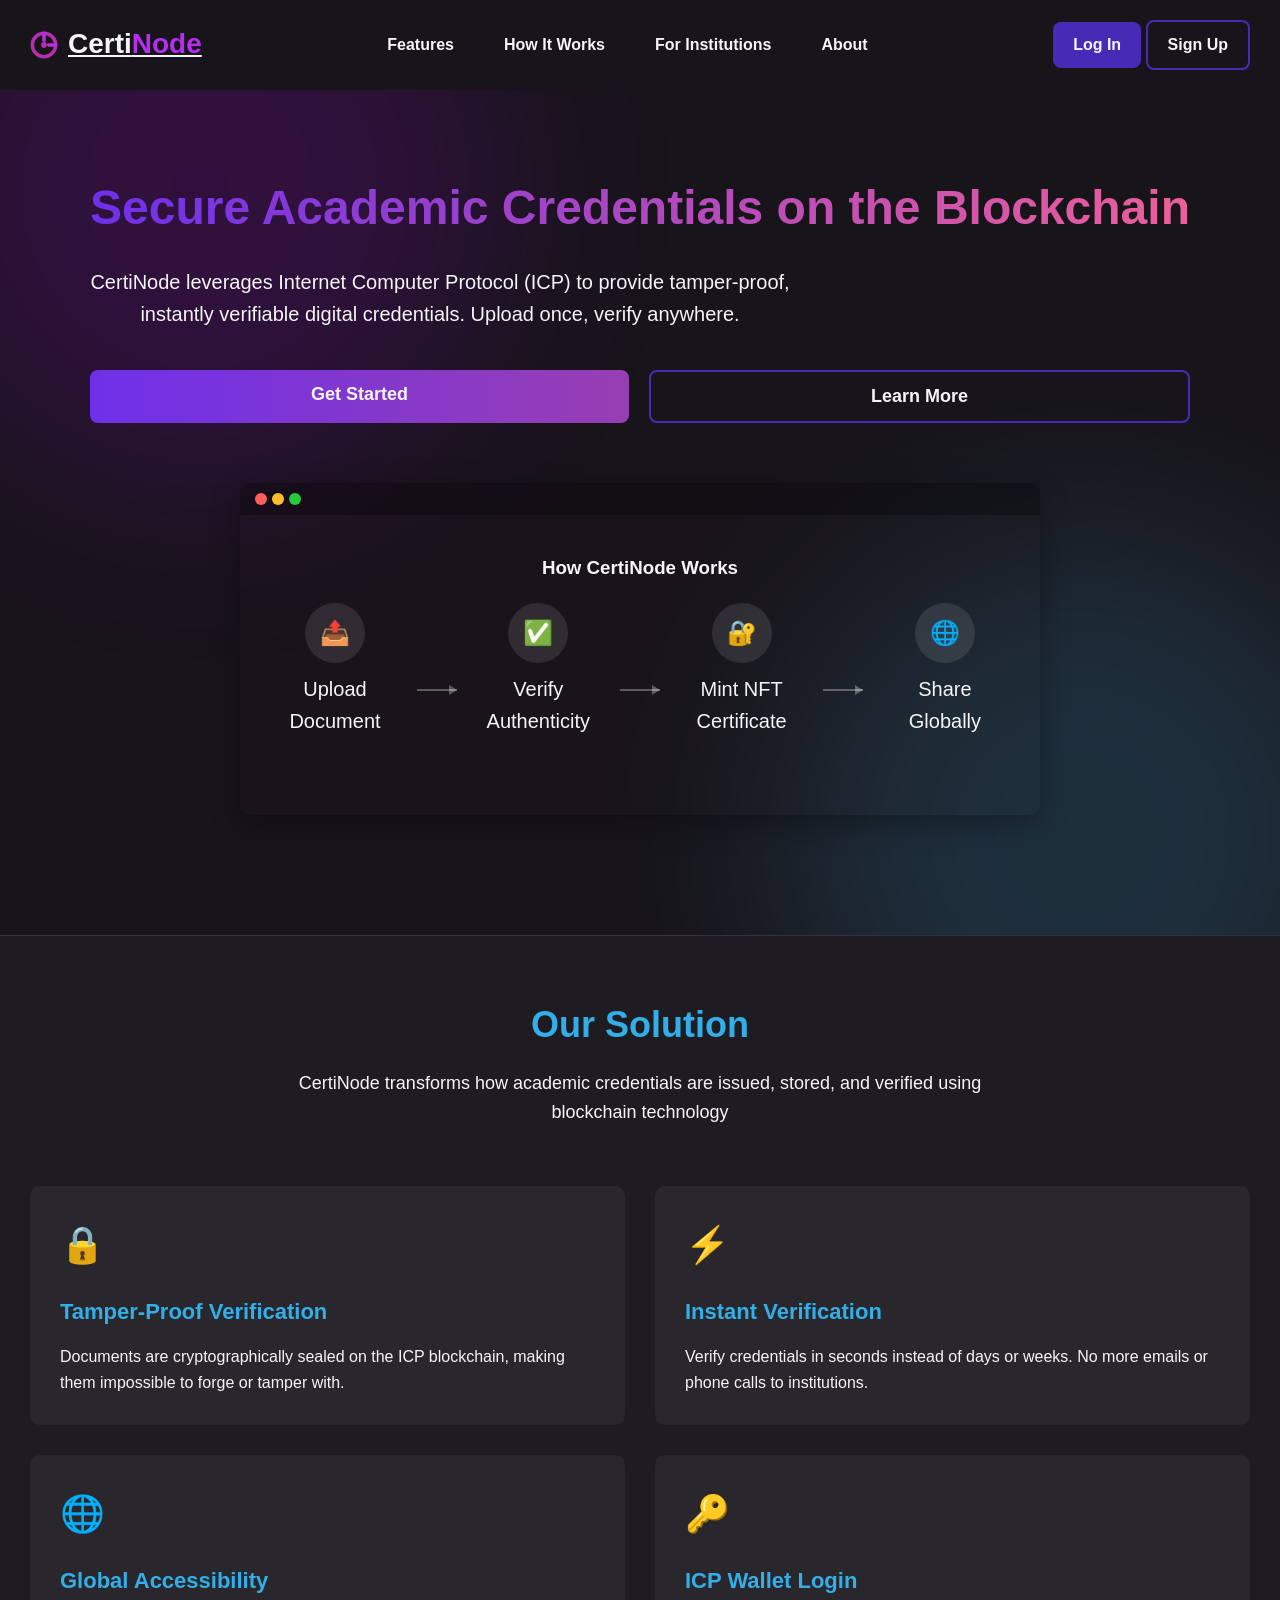
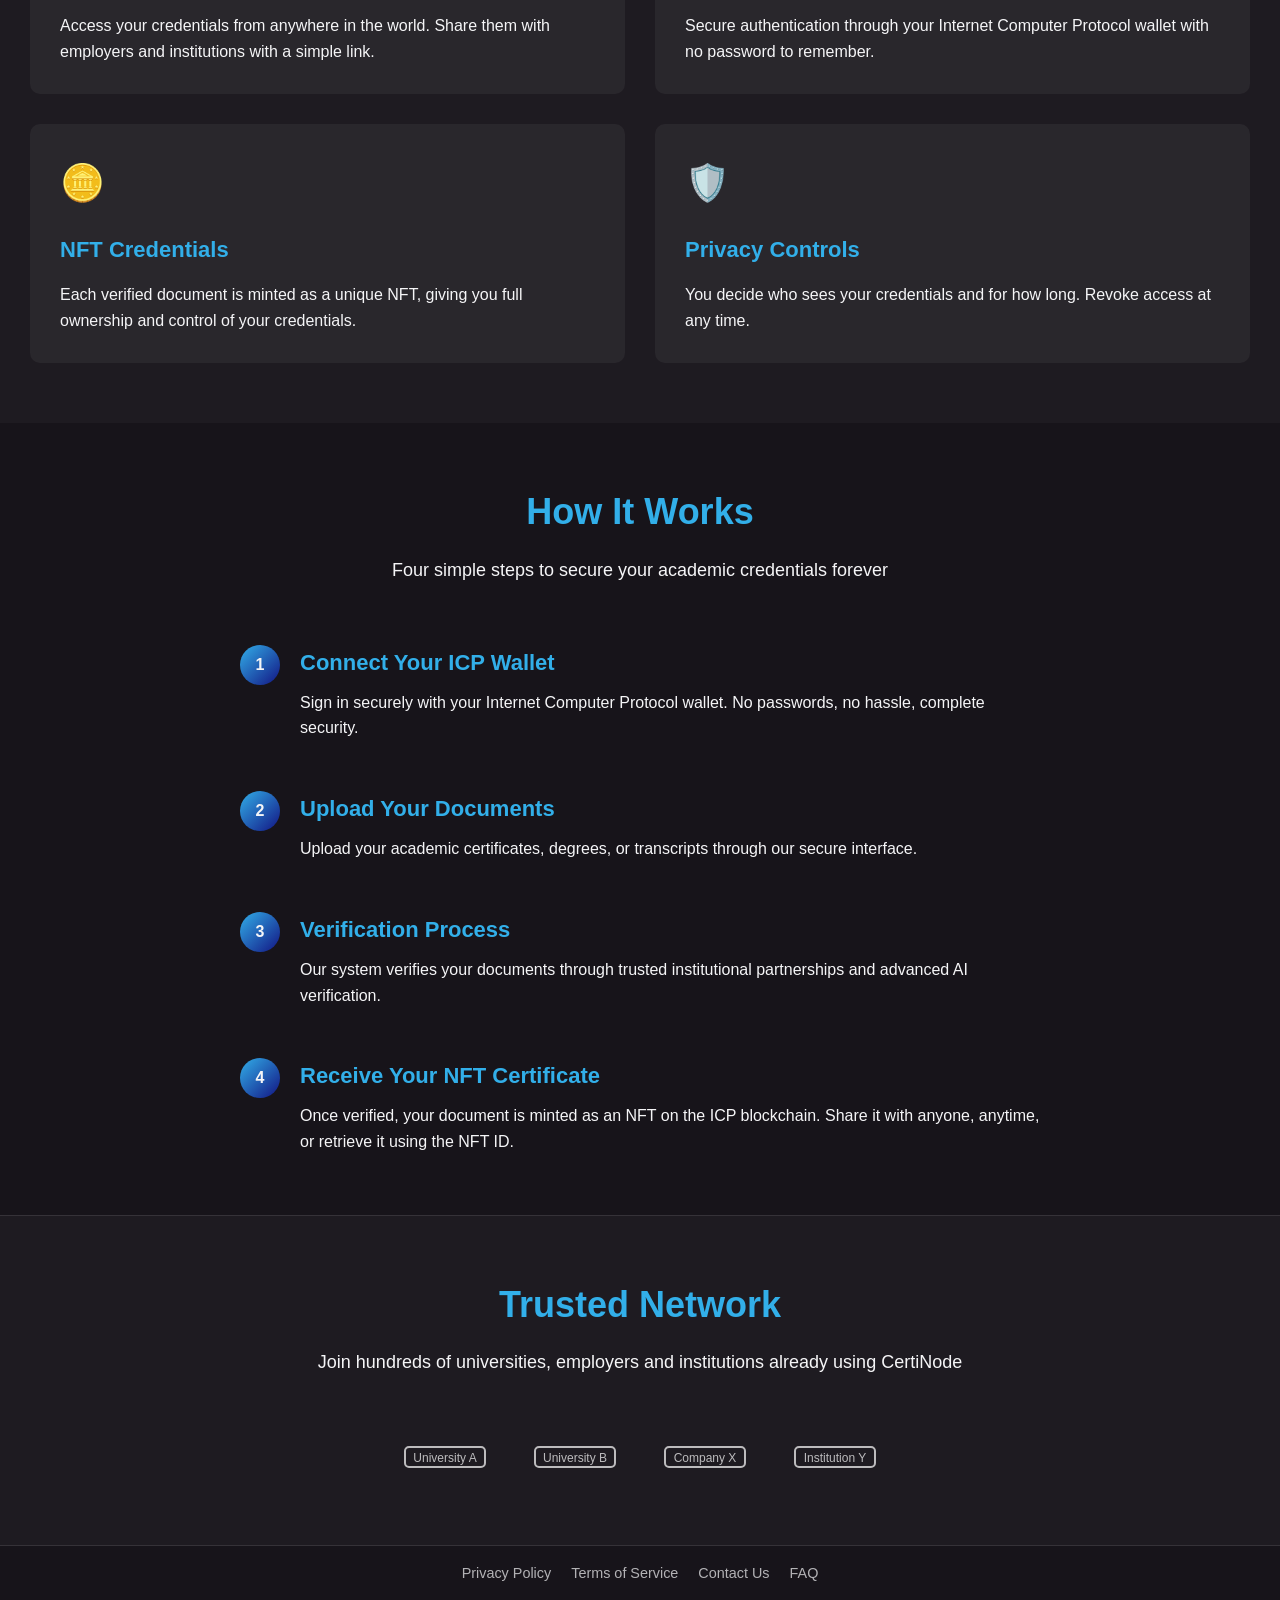
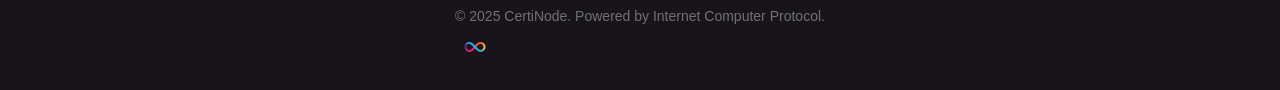
<file: backup/index.html>
<!DOCTYPE html>
<html lang="en">
<head>
    <meta charset="UTF-8">
    <meta name="viewport" content="width=device-width, initial-scale=1.0">
    <title>CertiNode - Blockchain Credentials on ICP</title>
    <style>
        :root {
            --primary: #32afe9;
            --button: #472bb6;
            --secondary: #121483;
            --dark: #17141a;
            --light: #f5f5f7;
            --accent: #FF5C00;
        }
    
        * {
            margin: 0;
            padding: 0;
            box-sizing: border-box;
            font-family: 'Segoe UI', Tahoma, Geneva, Verdana, sans-serif;
        }
        
        body {
            background-color: var(--dark);
            color: var(--light);
            line-height: 1.6;
        }
        
        .container {
            
            margin: 0 auto;
            padding: 0 30px;
        }
        
        nav {
            display: flex;
            justify-content: space-between;
            align-items: center;
            padding: 20px 0;

        }
        
        .logo {
            font-size: 28px;
            font-weight: bold;
            color: var(--light);
            display: flex;
            align-items: center;
        }
        
        .logo span {
            color: #b62ff0;
        }
        
        .logo svg {
            margin-right: 10px;
        }
        
        .nav-links {
            display: flex;
            gap: 50px;
        }
        
        .nav-links a {
            color: var(--light);
            text-decoration: none;
            font-weight: 700;
            transition: color 0.3s ease;
        }
        
        .nav-links a:hover {
            color: var(--primary);
        }
        
        .btn {
            padding: 10px 20px;
            border-radius: 8px;
            font-weight: 600;
            cursor: pointer;
            transition: all 0.3s ease;
            text-decoration: none;
            display: inline-block;
        }
        
        .btn-primary {
            background-color: var(--button);
            color: var(--light);
            border: none;
        }
        
        @keyframes gradientMove {
            0% { background-position: 0% 50%; }
            50% { background-position: 100% 50%; }
            100% { background-position: 0% 50%; }
        }
        
        .btn-secondary {
            background-color: transparent;
            color: var(--light);
            border: 2px solid var(--button);
        }
        
        .btn-secondary:hover {
            background-color: rgba(66, 34, 101, 0.323);
        }
        
        .hero {
            display: flex;
            flex-direction: column;
            align-items: center;
            text-align: center;
            padding: 80px 0;
            position: relative;
            overflow: hidden;
        }
        
        .hero h1 {
            font-size: 48px;
            margin-bottom: 20px;
            background: linear-gradient(90deg, #6e30e9, #ec5f99);
            -webkit-background-clip: text;
            -webkit-text-fill-color: transparent;
            background-clip: text;
            text-fill-color: transparent;
        }
        
        .hero p {
            font-size: 20px;
            max-width: 700px;
            margin-bottom: 40px;
        }
        
        .hero-actions {
            display: flex;
            gap: 20px;
            margin-bottom: 60px;
        }
        
        .StartGet {
            background: linear-gradient(270deg, #6e30e9, #c04c7c, #6e30e9);
            background-size: 400% 400%;
            animation: gradientMove 5s ease infinite;
            display: block;
            width: 100%;
            font-size: large;
        }
        .LMore {
            display: block;
            width: 100%;
            font-size: large;
        }


        .features {
            padding: 60px 0;
            background-color: rgba(255, 255, 255, 0.03);
            border-top: 1px solid rgba(255, 255, 255, 0.1);
        }
        
        .section-header {
            text-align: center;
            margin-bottom: 60px;
        }
        
        .section-header h2 {
            font-size: 36px;
            margin-bottom: 15px;
            color: var(--primary);
        }
        
        .section-header p {
            font-size: 18px;
            max-width: 700px;
            margin: 0 auto;
        }
        
        .feature-grid {
            display: grid;
            grid-template-columns: repeat(auto-fit, minmax(400px, 1fr));
            gap: 30px;
            margin-top: 40px;
        }
        
        .feature-card {
            background-color: rgba(255, 255, 255, 0.05);
            border-radius: 10px;
            padding: 30px;
            transition: transform 0.3s ease, box-shadow 0.3s ease;
            height: 100%;
            display: flex;
            flex-direction: column;
        }
        
        .feature-card:hover {
            transform: translateY(-5px);
            box-shadow: 0 10px 20px rgba(0, 0, 0, 0.2);
        }
        
        .feature-icon {
            font-size: 36px;
            color: var(--primary);
            margin-bottom: 20px;
        }
        
        .feature-card h3 {
            font-size: 22px;
            margin-bottom: 15px;
            color: var(--primary);
        }
        
        .steps {
            padding: 60px 0;
        }
        
        .step-container {
            display: flex;
            flex-direction: column;
            gap: 50px;
            max-width: 800px;
            margin: 0 auto;
            margin-top: 40px;
        }
        
        .step {
            display: flex;
            align-items: flex-start;
            gap: 20px;
        }
        
        .step-number {
            background: linear-gradient(135deg, var(--primary), var(--secondary));
            color: var(--light);
            width: 40px;
            height: 40px;
            border-radius: 50%;
            display: flex;
            align-items: center;
            justify-content: center;
            font-weight: bold;
            flex-shrink: 0;
        }
        
        .step-content h3 {
            font-size: 22px;
            margin-bottom: 10px;
            color: var(--primary);
        }
        
        .network {
            padding: 60px 0;
            text-align: center;
            background-color: rgba(255, 255, 255, 0.03);
            border-top: 1px solid rgba(255, 255, 255, 0.1);
            border-bottom: 1px solid rgba(255, 255, 255, 0.1);
        }
        
        .network-grid {
            display: flex;
            justify-content: center;
            align-items: center;
            gap: 30px;
            flex-wrap: wrap;
            margin-top: 40px;
        }
        
        .network-item {
            opacity: 0.7;
            transition: opacity 0.3s ease;
        }
        
        .network-item:hover {
            opacity: 1;
        }
        
        footer {
            display: flex;
            align-items: center;
            justify-content: center;
            gap: 0.5rem;
            padding: 1rem 0;
            font-size: 0.9rem;
            color: #ccc;
        }
        
        .footer-links {
            display: flex;
            justify-content: center;
            gap: 20px;
            margin-bottom: 20px;
        }
        
        .footer-links a {
            color: var(--light);
            text-decoration: none;
            opacity: 0.7;
            transition: opacity 0.3s ease;
        }
        
        .footer-links a:hover {
            opacity: 1;
        }
        
        .powered{
            width: 40px;
            height: 40px;
            object-fit: contain;
            justify-content: center;

        }

        .copyright {
            opacity: 0.5;
            font-size: 14px;
        }
        
        .blob {
            position: absolute;
            width: 600px;
            height: 600px;
            border-radius: 50%;
            filter: blur(100px);
            opacity: 0.15;
            z-index: -1;
        }
        
        .blob1 {
            background-color: #bb00ff;
            top: -200px;
            left: -100px;
        }
        
        .blob2 {
            background-color: #49c8ff;
            bottom: -200px;
            right: -100px;
        }
        
        .demo-container {
            max-width: 800px;
            margin: 40px auto;
            background-color: rgba(42, 21, 21, 0.05);
            border-radius: 10px;
            overflow: hidden;
            box-shadow: 0 10px 30px rgba(0, 0, 0, 0.3);
        }
        
        .demo-header {
            background-color: rgba(0, 0, 0, 0.3);
            padding: 10px 15px;
            display: flex;
            align-items: center;
            gap: 5px;
        }
        
        .demo-dot {
            width: 12px;
            height: 12px;
            border-radius: 50%;
        }
        
        .demo-red {
            background-color: #ff5f56;
        }
        
        .demo-yellow {
            background-color: #ffbd2e;
        }
        
        .demo-green {
            background-color: #27c93f;
        }
        
        .demo-content {
            padding: 20px;
            height: 300px;
            display: flex;
            flex-direction: column;
            justify-content: center;
            align-items: center;
            position: relative;
            overflow: hidden;
        }
        
        .workflow {
            display: flex;
            justify-content: space-between;
            align-items: center;
            width: 100%;
            margin-top: 20px;
        }
        
        .workflow-step {
            display: flex;
            flex-direction: column;
            align-items: center;
            text-align: center;
            width: 150px;
        }
        
        .workflow-icon {
            width: 60px;
            height: 60px;
            background-color: rgba(255, 255, 255, 0.1);
            border-radius: 50%;
            display: flex;
            align-items: center;
            justify-content: center;
            margin-bottom: 10px;
            color: var(--primary);
            font-size: 24px;
        }
        
        .workflow-arrow {
            height: 2px;
            width: 40px;
            background-color: rgba(255, 255, 255, 0.3);
            position: relative;
        }
        
        .workflow-arrow::after {
            content: '';
            position: absolute;
            right: 0;
            top: -4px;
            width: 0;
            height: 0;
            border-left: 8px solid rgba(255, 255, 255, 0.3);
            border-top: 5px solid transparent;
            border-bottom: 5px solid transparent;
        }
        
        @media (max-width: 768px) {
            .hero h1 {
                font-size: 36px;
            }
            
            .hero p {
                font-size: 18px;
            }
            
            .hero-actions {
                flex-direction: column;
            }
            
            .nav-links {
                display: none;
            }
        }
    </style>
</head>
<body>
    <div class="container">
        <nav>
            <a href="#" class="logo">
                <svg width="28" height="28" viewBox="0 0 24 24" fill="none" xmlns="http://www.w3.org/2000/svg">
                    <path d="M12 22C17.5228 22 22 17.5228 22 12C22 6.47715 17.5228 2 12 2C6.47715 2 2 6.47715 2 12C2 17.5228 6.47715 22 12 22Z" stroke="#b62fb0" stroke-width="3"/>
                    <path d="M12 14.5C13.3807 14.5 14.5 13.3807 14.5 12C14.5 10.6193 13.3807 9.5 12 9.5C10.6193 9.5 9.5 10.6193 9.5 12C9.5 13.3807 10.6193 14.5 12 14.5Z" fill="#b62fb0"/>
                    <path d="M12 8V2" stroke="#b62fe0" stroke-width="3" stroke-linecap="round"/>
                    <path d="M16 12H22" stroke="#b62fe0" stroke-width="3" stroke-linecap="round"/>
                </svg>
                Certi<span>Node</span>
            </a>
            <div class="nav-links">
                <a href="#">Features</a>
                <a href="#">How It Works</a>
                <a href="#">For Institutions</a>
                <a href="#">About</a>
            </div>
            <div>
                <a href="./login" class="btn btn-primary">Log In</a>
<a href="./login" class="btn btn-secondary">Sign Up</a>
            </div>
            
        </nav>
    </div>
    
    <section class="hero">
        <div class="blob blob1"></div>
        <div class="blob blob2"></div>
        <div class="container">
            <h1>Secure Academic Credentials on the Blockchain</h1>
            <p>CertiNode leverages Internet Computer Protocol (ICP) to provide tamper-proof, instantly verifiable digital credentials. Upload once, verify anywhere.</p>
            <div class="hero-actions ">
                <a href="./upload" class="btn btn-primary StartGet">Get Started</a>
                <a href="#" class="btn btn-secondary LMore">Learn More</a>
            </div>
            
            <div class="demo-container">
                <div class="demo-header">
                    <div class="demo-dot demo-red"></div>
                    <div class="demo-dot demo-yellow"></div>
                    <div class="demo-dot demo-green"></div>
                </div>
                <div class="demo-content">
                    <h3>How CertiNode Works</h3>
                    <div class="workflow">
                        <div class="workflow-step">
                            <div class="workflow-icon">📤</div>
                            <p>Upload Document</p>
                        </div>
                        <div class="workflow-arrow"></div>
                        <div class="workflow-step">
                            <div class="workflow-icon">✅</div>
                            <p>Verify Authenticity</p>
                        </div>
                        <div class="workflow-arrow"></div>
                        <div class="workflow-step">
                            <div class="workflow-icon">🔐</div>
                            <p>Mint NFT Certificate</p>
                        </div>
                        <div class="workflow-arrow"></div>
                        <div class="workflow-step">
                            <div class="workflow-icon">🌐</div>
                            <p>Share <br> Globally</p>
                        </div>
                    </div>
                </div>
            </div>
        </div>
    </section>
    
    <section class="features">
        <div class="container">
            <div class="section-header">
                <h2>Our Solution</h2>
                <p>CertiNode transforms how academic credentials are issued, stored, and verified using blockchain technology</p>
            </div>
            <div class="feature-grid">
                <div class="feature-card">
                    <div class="feature-icon">🔒</div>
                    <h3>Tamper-Proof Verification</h3>
                    <p>Documents are cryptographically sealed on the ICP blockchain, making them impossible to forge or tamper with.</p>
                </div>
                <div class="feature-card">
                    <div class="feature-icon">⚡</div>
                    <h3>Instant Verification</h3>
                    <p>Verify credentials in seconds instead of days or weeks. No more emails or phone calls to institutions.</p>
                </div>
                <div class="feature-card">
                    <div class="feature-icon">🌐</div>
                    <h3>Global Accessibility</h3>
                    <p>Access your credentials from anywhere in the world. Share them with employers and institutions with a simple link.</p>
                </div>
                <div class="feature-card">
                    <div class="feature-icon">🔑</div>
                    <h3>ICP Wallet Login</h3>
                    <p>Secure authentication through your Internet Computer Protocol wallet with no password to remember.</p>
                </div>
                <div class="feature-card">
                    <div class="feature-icon">🪙</div>
                    <h3>NFT Credentials</h3>
                    <p>Each verified document is minted as a unique NFT, giving you full ownership and control of your credentials.</p>
                </div>
                <div class="feature-card">
                    <div class="feature-icon">🛡️</div>
                    <h3>Privacy Controls</h3>
                    <p>You decide who sees your credentials and for how long. Revoke access at any time.</p>
                </div>
            </div>
        </div>
    </section>
    
    <section class="steps">
        <div class="container">
            <div class="section-header">
                <h2>How It Works</h2>
                <p>Four simple steps to secure your academic credentials forever</p>
            </div>
            <div class="step-container">
                <div class="step">
                    <div class="step-number">1</div>
                    <div class="step-content">
                        <h3>Connect Your ICP Wallet</h3>
                        <p>Sign in securely with your Internet Computer Protocol wallet. No passwords, no hassle, complete security.</p>
                    </div>
                </div>
                <div class="step">
                    <div class="step-number">2</div>
                    <div class="step-content">
                        <h3>Upload Your Documents</h3>
                        <p>Upload your academic certificates, degrees, or transcripts through our secure interface.</p>
                    </div>
                </div>
                <div class="step">
                    <div class="step-number">3</div>
                    <div class="step-content">
                        <h3>Verification Process</h3>
                        <p>Our system verifies your documents through trusted institutional partnerships and advanced AI verification.</p>
                    </div>
                </div>
                <div class="step">
                    <div class="step-number">4</div>
                    <div class="step-content">
                        <h3>Receive Your NFT Certificate</h3>
                        <p>Once verified, your document is minted as an NFT on the ICP blockchain. Share it with anyone, anytime, or retrieve it using the NFT ID.</p>
                    </div>
                </div>
            </div>
        </div>
    </section>
    
    <section class="network">
        <div class="container">
            <div class="section-header">
                <h2>Trusted Network</h2>
                <p>Join hundreds of universities, employers and institutions already using CertiNode</p>
            </div>
            <div class="network-grid">
                <div class="network-item">
                    <svg width="100" height="40" viewBox="0 0 100 40" fill="none" xmlns="http://www.w3.org/2000/svg">
                        <rect x="10" y="10" width="80" height="20" rx="4" stroke="#FFFFFF" stroke-width="2"/>
                        <text x="50" y="25" font-family="Arial" font-size="12" fill="#FFFFFF" text-anchor="middle">University A</text>
                    </svg>
                </div>
                <div class="network-item">
                    <svg width="100" height="40" viewBox="0 0 100 40" fill="none" xmlns="http://www.w3.org/2000/svg">
                        <rect x="10" y="10" width="80" height="20" rx="4" stroke="#FFFFFF" stroke-width="2"/>
                        <text x="50" y="25" font-family="Arial" font-size="12" fill="#FFFFFF" text-anchor="middle">University B</text>
                    </svg>
                </div>
                <div class="network-item">
                    <svg width="100" height="40" viewBox="0 0 100 40" fill="none" xmlns="http://www.w3.org/2000/svg">
                        <rect x="10" y="10" width="80" height="20" rx="4" stroke="#FFFFFF" stroke-width="2"/>
                        <text x="50" y="25" font-family="Arial" font-size="12" fill="#FFFFFF" text-anchor="middle">Company X</text>
                    </svg>
                </div>
                <div class="network-item">
                    <svg width="100" height="40" viewBox="0 0 100 40" fill="none" xmlns="http://www.w3.org/2000/svg">
                        <rect x="10" y="10" width="80" height="20" rx="4" stroke="#FFFFFF" stroke-width="2"/>
                        <text x="50" y="25" font-family="Arial" font-size="12" fill="#FFFFFF" text-anchor="middle">Institution Y</text>
                    </svg>
                </div>
            </div>
        </div>
    </section>
    
    <footer>
        <div class="container">
            <div class="footer-links">
                <a href="#">Privacy Policy</a>
                <a href="#">Terms of Service</a>
                <a href="#">Contact Us</a>
                <a href="#">FAQ</a>
            </div>
            <p class="copyright">© 2025 CertiNode. Powered by Internet Computer Protocol.</p>
            <img class="powered"  src="/src/hoswap2_frontend/icp.png">
            </div>
            
        
    </footer>
</body>
</html>
</file>
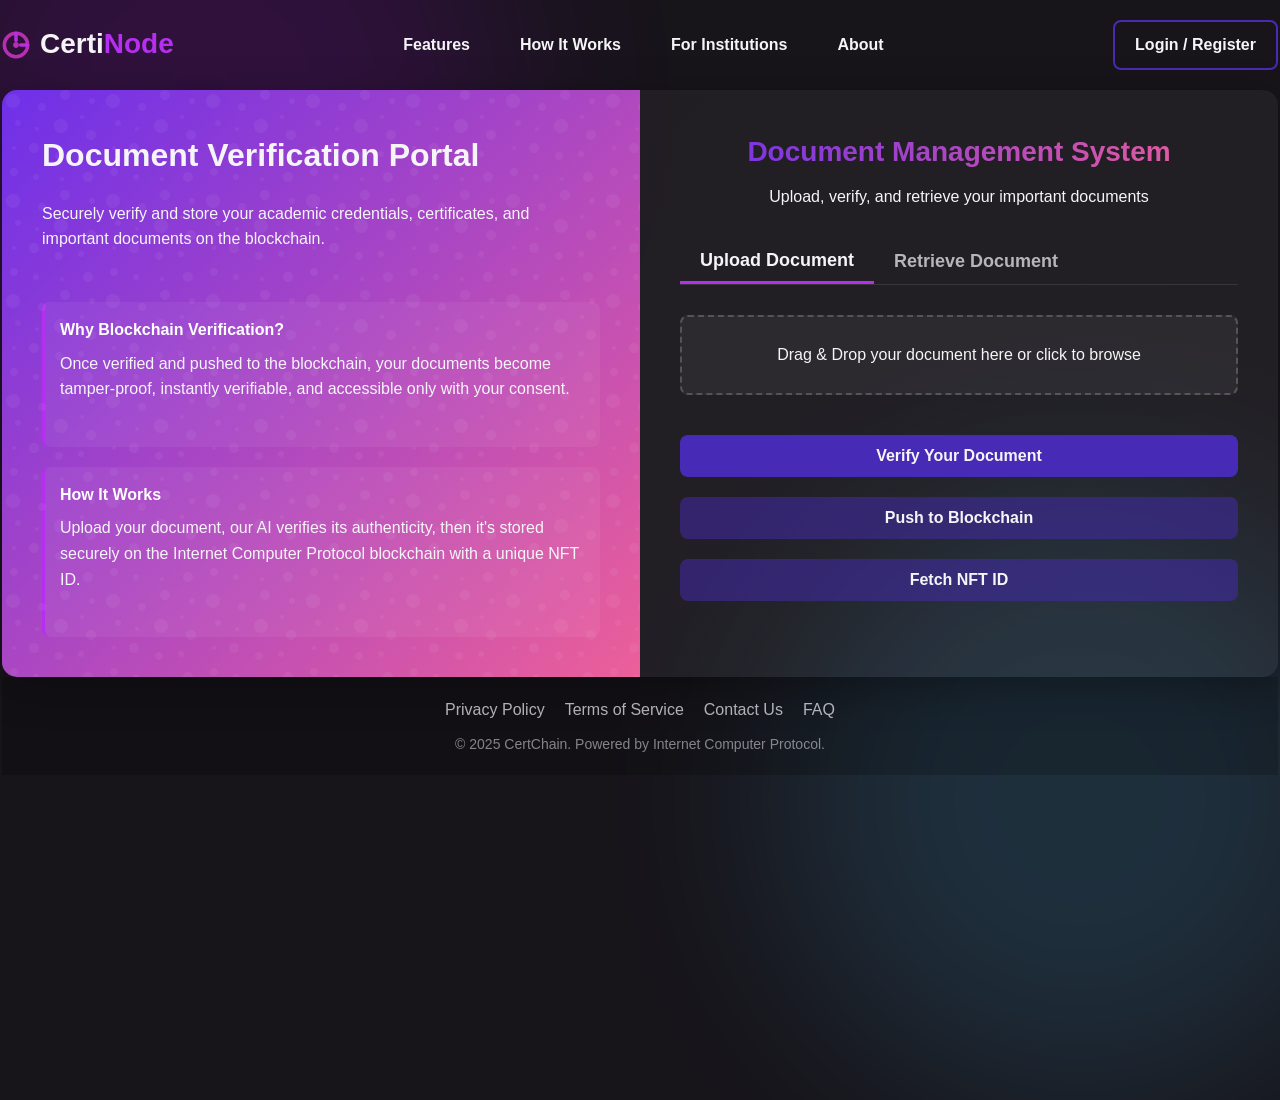
<file: src/hoswap2_frontend/main.html>
<!DOCTYPE html>
<html lang="en">
<head>
    <meta charset="UTF-8">
    <meta name="viewport" content="width=device-width, initial-scale=1.0">
    <title>CertChain - Document Verification</title>
    <style>
        :root {
            --primary: #32afe9;
            --button: #472bb6;
            --secondary: #121483;
            --dark: #17141a;
            --light: #f5f5f7;
            --accent: #FF5C00;
        }
        * {
            margin: 0;
            padding: 0;
            
            box-sizing: border-box;
            font-family: 'Segoe UI', Tahoma, Geneva, Verdana, sans-serif;
        }
        
        body {
            background-color: var(--dark);
            color: var(--light);
            line-height: 1.6;
            max-width: 100%;
            display: flex;
            flex-direction: column;
            overflow-x: hidden;
            overflow-y: hidden;
            padding-left: 2px;
            padding-right: 2px;
        }
        
        .container {
            width: 100%;
            justify-content: center;
            align-items: center;
        }
        
        nav {
            display: flex;
            justify-content: space-between;
            align-items: center;
            padding: 20px 0;
        }
        
        .logo {
            font-size: 28px;
            font-weight: bold;
            color: var(--light);
            display: flex;
            align-items: center;
            text-decoration: none;
        }
        
        .logo span {
            color: #b62ff0;
        }
        
        .logo svg {
            margin-right: 10px;
        }
        
        .nav-links {
            display: flex;
            gap: 50px;
        }
        
        .nav-links a {
            color: var(--light);
            text-decoration: none;
            font-weight: 700;
            transition: color 0.3s ease;
        }
        
        .nav-links a:hover {
            color: var(--primary);
        }
        
        .btn {
            padding: 10px 20px;
            border-radius: 8px;
            font-weight: 600;
            cursor: pointer;
            transition: all 0.3s ease;
            text-decoration: none;
            display: inline-block;
        }
        
        .btn-primary {
            background-color: var(--button);
            color: var(--light);
            border: none;
        }
        
        .btn-primary:hover {
            transform: translateY(-2px);
            box-shadow: 0 5px 15px rgba(71, 43, 182, 0.3);
        }
        
        @keyframes gradientMove {
            0% { background-position: 0% 50%; }
            50% { background-position: 100% 50%; }
            100% { background-position: 0% 50%; }
        }
        
        .btn-secondary {
            background-color: transparent;
            color: var(--light);
            border: 2px solid var(--button);
        }
        
        .btn-secondary:hover {
            background-color: rgba(66, 34, 101, 0.323);
        }
        
        .main-content {
            flex: 1;
            display: flex;
            justify-content: center;
            align-items: center;
            
        }
        
        .blob {
            position: absolute;
            width: 600px;
            height: 600px;
            border-radius: 50%;
            filter: blur(100px);
            opacity: 0.15;
            z-index: -1;
        }
        
        .blob1 {
            background-color: #bb00ff;
            top: -200px;
            left: -100px;
        }
        
        .blob2 {
            background-color: #49c8ff;
            bottom: -200px;
            right: -100px;
        }
        
        .verification-container {
            width: 100%;
            display: flex;
            box-shadow: 0 10px 40px rgba(0, 0, 0, 0.3);
            border-radius: 15px;
            overflow: hidden;
        }
        
        .verification-sidebar {
            flex: 1;
            background: linear-gradient(135deg, #6e30e9, #ec5f99);
            padding: 40px;
            display: flex;
            flex-direction: column;
            justify-content: center;
            position: relative;
            overflow: hidden;
        }
        
        .verification-sidebar h2 {
            font-size: 32px;
            margin-bottom: 20px;
            position: relative;
            z-index: 2;
        }
        
        .verification-sidebar p {
            font-size: 16px;
            margin-bottom: 30px;
            position: relative;
            z-index: 2;
        }
        
        .verification-sidebar::before {
            content: '';
            position: absolute;
            top: 0;
            left: 0;
            width: 100%;
            height: 100%;
            background-image: url("data:image/svg+xml,%3Csvg width='100' height='100' viewBox='0 0 100 100' xmlns='http://www.w3.org/2000/svg'%3E%3Cpath d='M11 18c3.866 0 7-3.134 7-7s-3.134-7-7-7-7 3.134-7 7 3.134 7 7 7zm48 25c3.866 0 7-3.134 7-7s-3.134-7-7-7-7 3.134-7 7 3.134 7 7 7zm-43-7c1.657 0 3-1.343 3-3s-1.343-3-3-3-3 1.343-3 3 1.343 3 3 3zm63 31c1.657 0 3-1.343 3-3s-1.343-3-3-3-3 1.343-3 3 1.343 3 3 3zM34 90c1.657 0 3-1.343 3-3s-1.343-3-3-3-3 1.343-3 3 1.343 3 3 3zm56-76c1.657 0 3-1.343 3-3s-1.343-3-3-3-3 1.343-3 3 1.343 3 3 3zM12 86c2.21 0 4-1.79 4-4s-1.79-4-4-4-4 1.79-4 4 1.79 4 4 4zm28-65c2.21 0 4-1.79 4-4s-1.79-4-4-4-4 1.79-4 4 1.79 4 4 4zm23-11c2.76 0 5-2.24 5-5s-2.24-5-5-5-5 2.24-5 5 2.24 5 5 5zm-6 60c2.21 0 4-1.79 4-4s-1.79-4-4-4-4 1.79-4 4 1.79 4 4 4zm29 22c2.76 0 5-2.24 5-5s-2.24-5-5-5-5 2.24-5 5 2.24 5 5 5zM32 63c2.76 0 5-2.24 5-5s-2.24-5-5-5-5 2.24-5 5 2.24 5 5 5zm57-13c2.76 0 5-2.24 5-5s-2.24-5-5-5-5 2.24-5 5 2.24 5 5 5zm-9-21c1.105 0 2-.895 2-2s-.895-2-2-2-2 .895-2 2 .895 2 2 2zM60 91c1.105 0 2-.895 2-2s-.895-2-2-2-2 .895-2 2 .895 2 2 2zM35 41c1.105 0 2-.895 2-2s-.895-2-2-2-2 .895-2 2 .895 2 2 2zM12 60c1.105 0 2-.895 2-2s-.895-2-2-2-2 .895-2 2 .895 2 2 2z' fill='%23ffffff' fill-opacity='0.1' fill-rule='evenodd'/%3E%3C/svg%3E");
            opacity: 0.5;
        }
        
        .verification-content {
            flex: 1;
            background-color: rgba(255, 255, 255, 0.05);
            padding: 40px;
            position: relative;
        }
        
        .verification-content::before {
            content: '';
            position: absolute;
            width: 100%;
            height: 100%;
            top: 0;
            left: 0;
            background: linear-gradient(135deg, rgba(0, 0, 0, 0.1), rgba(0, 0, 0, 0.05));
            z-index: -1;
        }
        
        .section-header {
            text-align: center;
            margin-bottom: 30px;
        }
        
        .section-header h2 {
            font-size: 28px;
            margin-bottom: 10px;
            background: linear-gradient(90deg, #6e30e9, #ec5f99);
            -webkit-background-clip: text;
            -webkit-text-fill-color: transparent;
            background-clip: text;
            text-fill-color: transparent;
        }
        
        .tab-header {
            display: flex;
            margin-bottom: 30px;
            border-bottom: 1px solid rgba(255, 255, 255, 0.1);
        }
        
        .tab-btn {
            padding: 10px 20px;
            background: none;
            border: none;
            color: var(--light);
            font-size: 18px;
            font-weight: 600;
            cursor: pointer;
            opacity: 0.7;
            transition: all 0.3s ease;
        }
        
        .tab-btn.active {
            opacity: 1;
            border-bottom: 3px solid #b62ff0;
        }
        
        .tab-content {
            display: none;
        }
        
        .tab-content.active {
            display: block;
        }
        
        .upload-area {
            border: 2px dashed rgba(255, 255, 255, 0.2);
            border-radius: 8px;
            padding: 25px;
            text-align: center;
            margin: 20px 0;
            background-color: rgba(255, 255, 255, 0.05);
            cursor: pointer;
            transition: all 0.3s ease;
        }
        
        .upload-area:hover {
            border-color: #b62ff0;
            background-color: rgba(182, 47, 240, 0.1);
        }
        
        input[type="file"] {
            display: none;
        }
        
        .form-btn {
            width: 100%;
            padding: 12px;
            background-color: var(--button);
            border: none;
            border-radius: 8px;
            color: var(--light);
            font-size: 16px;
            font-weight: 600;
            cursor: pointer;
            transition: all 0.3s ease;
            margin-top: 20px;
        }
        
        .form-btn:hover {
            transform: translateY(-2px);
            box-shadow: 0 5px 15px rgba(71, 43, 182, 0.3);
        }
        
        .form-btn:disabled {
            background-color: rgba(71, 43, 182, 0.5);
            cursor: not-allowed;
            transform: none;
            box-shadow: none;
        }
        
        .input-group {
            margin-bottom: 20px;
        }
        
        .input-group label {
            display: block;
            margin-bottom: 8px;
            font-weight: 500;
        }
        
        .input-group input {
            width: 100%;
            padding: 12px 15px;
            background-color: rgba(255, 255, 255, 0.1);
            border: 1px solid rgba(255, 255, 255, 0.2);
            border-radius: 8px;
            color: var(--light);
            font-size: 16px;
            transition: all 0.3s ease;
        }
        
        .input-group input:focus {
            outline: none;
            border-color: #b62ff0;
            background-color: rgba(255, 255, 255, 0.15);
        }
        
        .info-box {
            background-color: rgba(255, 255, 255, 0.05);
            border-radius: 8px;
            padding: 15px;
            margin-top: 20px;
            border-left: 3px solid #b62ff0;
        }
        
        .info-box h4 {
            margin-bottom: 8px;
            color: #ffffff;
            font-weight: 800;
        }
        
        .status {
            margin: 15px 0;
            padding: 15px;
            border-radius: 8px;
            display: none;
        }
        
        .success {
            background-color: rgba(46, 213, 115, 0.15);
            color: #2ed573;
            border: 1px solid rgba(46, 213, 115, 0.3);
        }
        
        .error {
            background-color: rgba(255, 71, 87, 0.15);
            color: #ff4757;
            border: 1px solid rgba(255, 71, 87, 0.3);
        }
        
        .info {
            background-color: rgba(30, 144, 255, 0.15);
            color: #1e90ff;
            border: 1px solid rgba(30, 144, 255, 0.3);
        }
        
        #documentPreview {
            background-color: rgba(255, 255, 255, 0.05);
            border-radius: 8px;
            padding: 20px;
            margin-top: 20px;
        }
        
        #previewContent {
            background-color: rgba(255, 255, 255, 0.05);
            border-radius: 8px;
            padding: 15px;
        }
        
        .nft-box {
            background: linear-gradient(135deg, rgba(110, 48, 233, 0.2), rgba(236, 95, 153, 0.2));
            border-radius: 8px;
            padding: 15px;
            margin-top: 20px;
            border: 1px solid rgba(182, 47, 240, 0.3);
            text-align: center;
        }
        
        .nft-id {
            font-size: 24px;
            font-weight: 700;
            color: #b62ff0;
            background: linear-gradient(90deg, #6e30e9, #ec5f99);
            -webkit-background-clip: text;
            -webkit-text-fill-color: transparent;
            background-clip: text;
            text-fill-color: transparent;
            margin: 10px 0;
        }
        
        footer {
            padding: 20px 0;
            text-align: center;
            background-color: rgba(0, 0, 0, 0.2);
            margin-top: auto;
        }
        
        .footer-links {
            display: flex;
            justify-content: center;
            gap: 20px;
            margin-bottom: 10px;
        }
        
        .footer-links a {
            color: var(--light);
            text-decoration: none;
            opacity: 0.7;
            transition: opacity 0.3s ease;
        }
        
        .footer-links a:hover {
            opacity: 1;
        }
        
        .copyright {
            opacity: 0.5;
            font-size: 14px;
        }
        
        @media (max-width: 768px) {
            .verification-container {
                flex-direction: column;
                max-width: 500px;
                margin: 0 auto;
            }
            
            .verification-sidebar {
                padding: 30px;
            }
            
            .verification-content {
                padding: 30px;
            }
            
            .nav-links {
                display: none;
            }
        }
    </style>
</head>
<body>
    <div class="container">
        <nav>
            <a href="./home" class="logo">
                <svg width="28" height="28" viewBox="0 0 24 24" fill="none" xmlns="http://www.w3.org/2000/svg">
                    <path d="M12 22C17.5228 22 22 17.5228 22 12C22 6.47715 17.5228 2 12 2C6.47715 2 2 6.47715 2 12C2 17.5228 6.47715 22 12 22Z" stroke="#b62fb0" stroke-width="3"/>
                    <path d="M12 14.5C13.3807 14.5 14.5 13.3807 14.5 12C14.5 10.6193 13.3807 9.5 12 9.5C10.6193 9.5 9.5 10.6193 9.5 12C9.5 13.3807 10.6193 14.5 12 14.5Z" fill="#b62fb0"/>
                    <path d="M12 8V2" stroke="#b62fe0" stroke-width="3" stroke-linecap="round"/>
                    <path d="M16 12H22" stroke="#b62fe0" stroke-width="3" stroke-linecap="round"/>
                </svg>
                Certi<span>Node</span>
            </a>
            <div class="nav-links">
                <a href="#">Features</a>
                <a href="#">How It Works</a>
                <a href="#">For Institutions</a>
                <a href="#">About</a>
            </div>
            <a href="./login" class="btn btn-secondary">Login / Register</a>
        </nav>
    </div>
    
    <main class="main-content">
        <div class="blob blob1"></div>
        <div class="blob blob2"></div>
        <div class="container">
            <div class="verification-container">
                <div class="verification-sidebar">
                    <h2>Document Verification Portal</h2>
                    <p>Securely verify and store your academic credentials, certificates, and important documents on the blockchain.</p>
                
                    <div class="info-box">
                        <h4>Why Blockchain Verification?</h4>
                        <p>Once verified and pushed to the blockchain, your documents become tamper-proof, instantly verifiable, and accessible only with your consent.</p>
                    </div>
                    
                    <div class="info-box">
                        <h4>How It Works</h4>
                        <p>Upload your document, our AI verifies its authenticity, then it's stored securely on the Internet Computer Protocol blockchain with a unique NFT ID.</p>
                    </div>
                </div>
                
                <div class="verification-content">
                    <div class="section-header">
                        <h2>Document Management System</h2>
                        <p>Upload, verify, and retrieve your important documents</p>
                    </div>
                    
                    <div class="tab-header">
                        <button class="tab-btn active" onclick="openTab(event, 'upload')">Upload Document</button>
                        <button class="tab-btn" onclick="openTab(event, 'retrieve')">Retrieve Document</button>
                    </div>
                    
                    <div id="upload" class="tab-content active">
                        <div class="upload-area" id="dropZone">
                            <p>Drag & Drop your document here or click to browse</p>
                            <input type="file" id="fileInput" accept=".pdf,.doc,.docx,.jpg,.jpeg,.png">
                        </div>
                        
                        <div id="uploadStatus" class="status"></div>
                        
                        <button id="verifyButton" class="form-btn">Verify Your Document</button>
                        <button id="pushButton" class="form-btn" disabled>Push to Blockchain</button>
                        <button id="fetchNFTButton" class="form-btn" disabled>Fetch NFT ID</button>
                        
                        <div id="nftResult" class="nft-box" style="display: none;">
                            <p>Your document has been successfully stored on the blockchain</p>
                            <p>NFT ID:</p>
                            <div id="nftIdDisplay" class="nft-id">-</div>
                            <p>Store this ID safely to retrieve your document later</p>
                        </div>
                    </div>
                    
                    <div id="retrieve" class="tab-content">
                        <div class="input-group">
                            <label for="nftIdInput">Enter your NFT ID:</label>
                            <input type="text" id="nftIdInput" placeholder="e.g., DOC123456">
                        </div>
                        
                        <button id="fetchDocumentButton" class="form-btn">Fetch Document</button>
                        
                        <div id="retrieveStatus" class="status"></div>
                        
                        <div id="documentPreview" style="display: none;">
                            <h3>Document Information</h3>
                            <div id="previewContent"></div>
                        </div>
                    </div>
                </div>
            </div>
        </div>
    </main>
    
    <footer>
        <div class="container">
            <div class="footer-links">
                <a href="#">Privacy Policy</a>
                <a href="#">Terms of Service</a>
                <a href="#">Contact Us</a>
                <a href="#">FAQ</a>
            </div>
            <p class="copyright">© 2025 CertChain. Powered by Internet Computer Protocol.</p>
        </div>
    </footer>
    
    <script>
        // DOM elements
const dropZone = document.getElementById('dropZone');
const fileInput = document.getElementById('fileInput');
const uploadStatus = document.getElementById('uploadStatus');
const verifyButton = document.getElementById('verifyButton');
const pushButton = document.getElementById('pushButton');
const fetchNFTButton = document.getElementById('fetchNFTButton');
const nftResult = document.getElementById('nftResult');
const nftIdDisplay = document.getElementById('nftIdDisplay');
const nftIdInput = document.getElementById('nftIdInput');
const fetchDocumentButton = document.getElementById('fetchDocumentButton');
const retrieveStatus = document.getElementById('retrieveStatus');
const documentPreview = document.getElementById('documentPreview');
const previewContent = document.getElementById('previewContent');

// Variables to store state
let currentFile = null;
let verified = false;
let currentNFTId = null;

// Mock database for document storage (in a real app, this would be server-side)
const documentDatabase = {};

// Tab switching functionality
function openTab(evt, tabName) {
    const tabcontent = document.querySelectorAll(".tab-content");
    tabcontent.forEach(tab => tab.classList.remove("active"));
    
    const tablinks = document.querySelectorAll(".tab-btn");
    tablinks.forEach(tab => tab.classList.remove("active"));
    
    document.getElementById(tabName).classList.add("active");
    evt.currentTarget.classList.add("active");
}

// Event listeners for file upload
dropZone.addEventListener('click', () => fileInput.click());

dropZone.addEventListener('dragover', (e) => {
    e.preventDefault();
    dropZone.style.borderColor = '#b62ff0';
    dropZone.style.backgroundColor = 'rgba(182, 47, 240, 0.1)';
});

dropZone.addEventListener('dragleave', () => {
    dropZone.style.borderColor = 'rgba(255, 255, 255, 0.2)';
    dropZone.style.backgroundColor = 'rgba(255, 255, 255, 0.05)';
});

dropZone.addEventListener('drop', (e) => {
    e.preventDefault();
    dropZone.style.borderColor = 'rgba(255, 255, 255, 0.2)';
    dropZone.style.backgroundColor = 'rgba(255, 255, 255, 0.05)';
    
    if (e.dataTransfer.files.length) {
        handleFileSelection(e.dataTransfer.files[0]);
    }
});

fileInput.addEventListener('change', (e) => {
    if (e.target.files.length) {
        handleFileSelection(e.target.files[0]);
    }
});

function handleFileSelection(file) {
    currentFile = file;
    showStatus(uploadStatus, `File selected: ${file.name}`, 'info');
    uploadStatus.style.display = 'block';
    verified = false;
    pushButton.disabled = true;
    fetchNFTButton.disabled = true;
    nftResult.style.display = 'none';
}

// Verify button event
verifyButton.addEventListener('click', async () => {
    if (!currentFile) {
        showStatus(uploadStatus, 'Please select a file first', 'error');
        return;
    }
    
    showStatus(uploadStatus, 'Verifying document authenticity...', 'info');
    
    try {
        // Convert file to base64 for API
        const base64String = await fileToBase64(currentFile);
        
        // Send to Flask API for verification
        const response = await fetch('http://localhost:5000/verify', {
            method: 'POST',
            headers: {
                'Content-Type': 'application/json'
            },
            body: JSON.stringify({
                image: base64String.split(',')[1] // Remove data URL prefix
            })
        });
        
        const result = await response.json();
        
        if (result.verified) {
            verified = true;
            showStatus(uploadStatus, `Document verified successfully! Confidence: ${(result.confidence * 100).toFixed(2)}%`, 'success');
            pushButton.disabled = false;
            fetchNFTButton.disabled = true;
        } else {
            showStatus(uploadStatus, `Verification failed${result.error ? ': ' + result.error : ''}`, 'error');
        }
    } catch (error) {
        console.error('Verification error:', error);
        showStatus(uploadStatus, 'Error connecting to verification service. Using mock verification for demo.', 'info');
        
        // Mock verification for demo purposes
        setTimeout(() => {
            verified = true;
            showStatus(uploadStatus, 'Document verified successfully! (Mock verification for demo)', 'success');
            pushButton.disabled = false;
            fetchNFTButton.disabled = true;
        }, 1500);
    }
});

// Push to blockchain button event
pushButton.addEventListener('click', async () => {
    if (!verified) {
        showStatus(uploadStatus, 'Please verify your document first', 'error');
        return;
    }
    
    showStatus(uploadStatus, 'Pushing document to blockchain...', 'info');
    
    // Mock blockchain interaction for demo
    setTimeout(() => {
        // Generate a random NFT ID
        currentNFTId = 'DOC' + Math.floor(100000 + Math.random() * 900000);
        
        // Store in our mock database
        documentDatabase[currentNFTId] = {
            filename: currentFile.name,
            uploadDate: new Date().toISOString(),
            content: currentFile // In real app, this would be a secure reference
        };
        
        showStatus(uploadStatus, 'Document pushed to blockchain successfully!', 'success');
        fetchNFTButton.disabled = false;
    }, 2000);
});

// Fetch NFT ID button event
fetchNFTButton.addEventListener('click', () => {
    if (!currentNFTId) {
        showStatus(uploadStatus, 'Please push your document to the blockchain first', 'error');
        return;
    }
    
    nftIdDisplay.textContent = currentNFTId;
    nftResult.style.display = 'block';
    
    // Auto-fill the retrieval input for demo convenience
    nftIdInput.value = currentNFTId;
});

// Fetch document button event
fetchDocumentButton.addEventListener('click', async () => {
    const nftId = nftIdInput.value.trim();
    
    if (!nftId) {
        showStatus(retrieveStatus, 'Please enter an NFT ID', 'error');
        return;
    }
    
    showStatus(retrieveStatus, 'Fetching document from blockchain...', 'info');
    
    // Mock fetch from database
    setTimeout(() => {
        const document = documentDatabase[nftId];
        
        if (document) {
            showStatus(retrieveStatus, 'Document retrieved successfully!', 'success');
            
            // Display document info
            documentPreview.style.display = 'block';
            previewContent.innerHTML = `
                <p><strong>Filename:</strong> ${document.filename}</p>
                <p><strong>Upload Date:</strong> ${new Date(document.uploadDate).toLocaleString()}</p>
                <p><strong>Document ID:</strong> ${nftId}</p>
                <p><strong>Status:</strong> <span style="color: #2ed573;">✓ Verified</span></p>
                <p><em>Document content would be displayed or downloadable here</em></p>
            `;
        } else {
            showStatus(retrieveStatus, 'No document found with this NFT ID', 'error');
            documentPreview.style.display = 'none';
        }
    }, 1500);
});

// Utility functions
function showStatus(element, message, type) {
    element.textContent = message;
    element.className = 'status';
    
    // Add specific class based on message type
    if (type) {
        element.classList.add(type);
    }
    
    // Make sure the element is visible
    element.style.display = 'block';
    
    // Scroll to the element
    element.scrollIntoView({ behavior: 'smooth', block: 'nearest' });
}

// Function to convert file to base64
function fileToBase64(file) {
    return new Promise((resolve, reject) => {
        const reader = new FileReader();
        
        reader.onload = () => {
            resolve(reader.result);
        };
        
        reader.onerror = (error) => {
            reject(error);
        };
        
        reader.readAsDataURL(file);
    });
}

// Initialize the document status
document.addEventListener('DOMContentLoaded', () => {
    // Hide status elements initially
    uploadStatus.style.display = 'none';
    retrieveStatus.style.display = 'none';
    documentPreview.style.display = 'none';
    
    // Set the upload tab active by default
    document.querySelector('.tab-btn').classList.add('active');
    document.getElementById('upload').classList.add('active');
});
    </script>
</body>
</html
</file>
